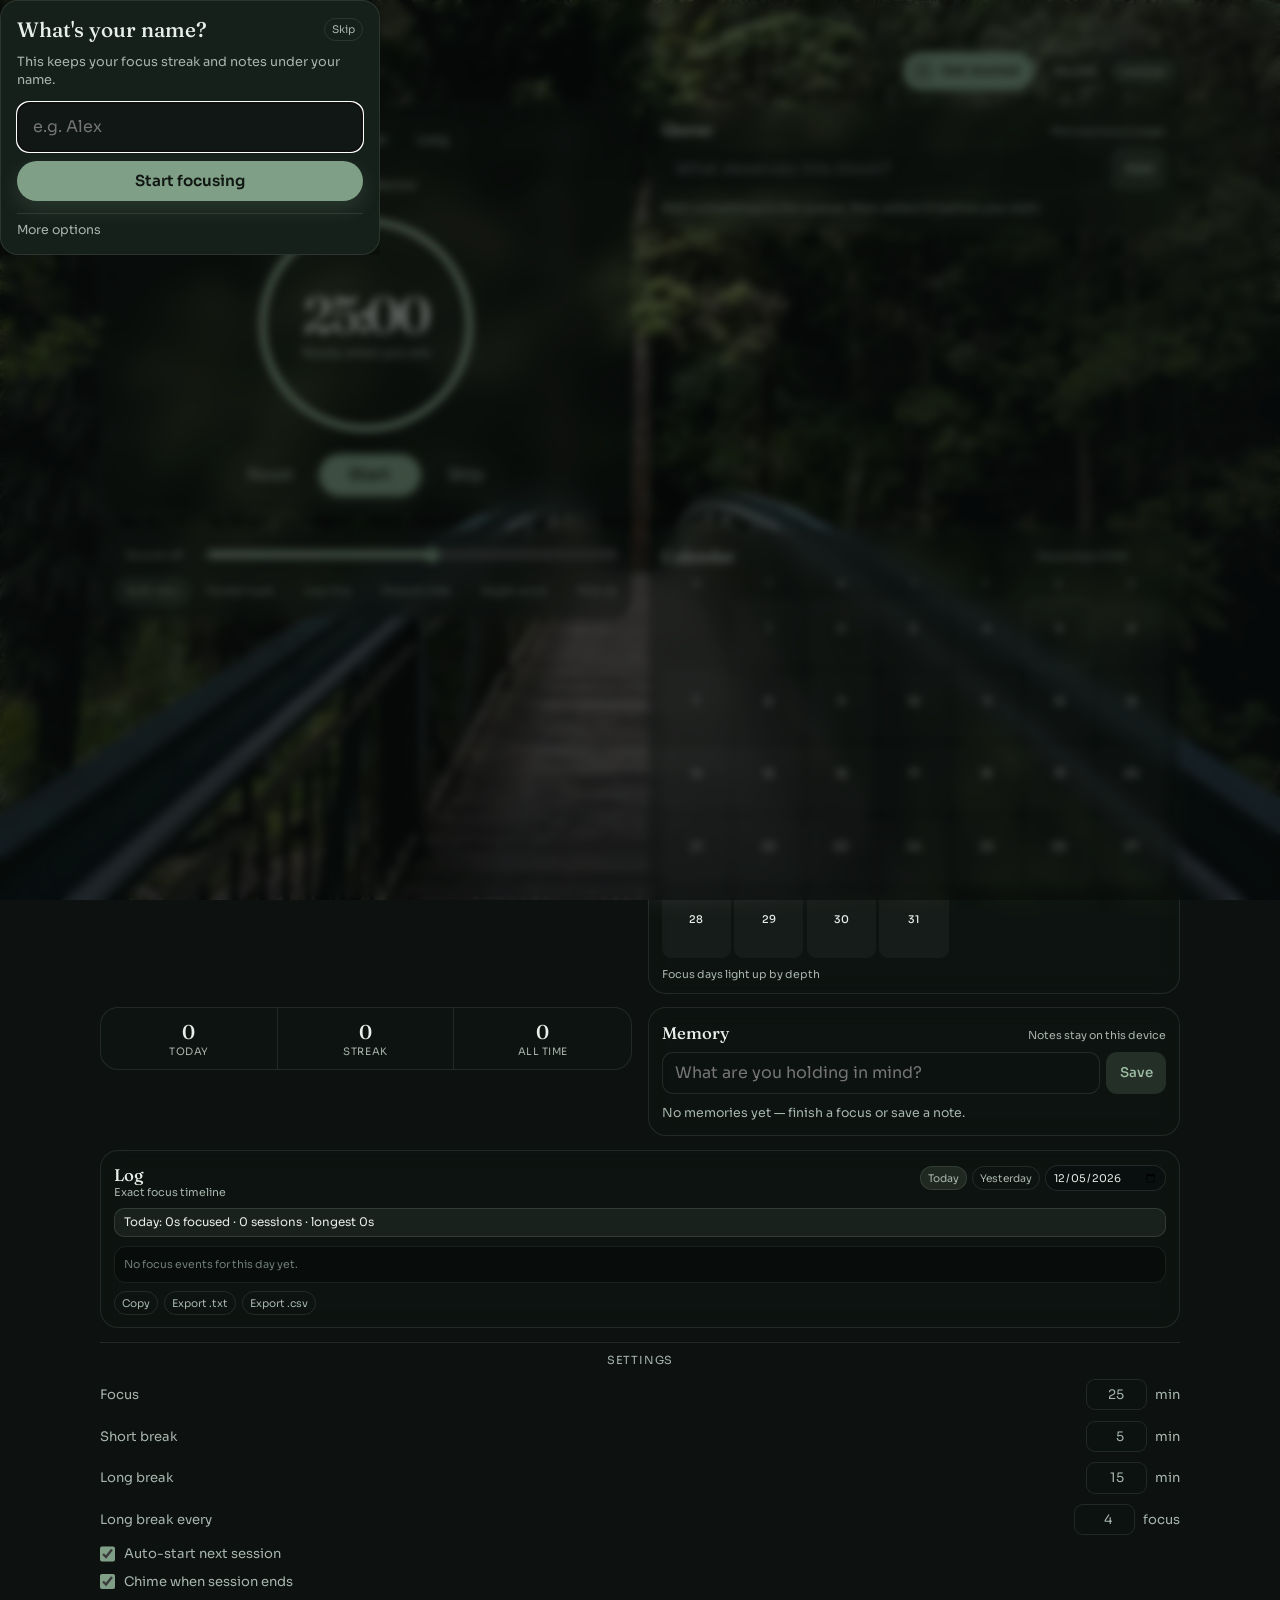
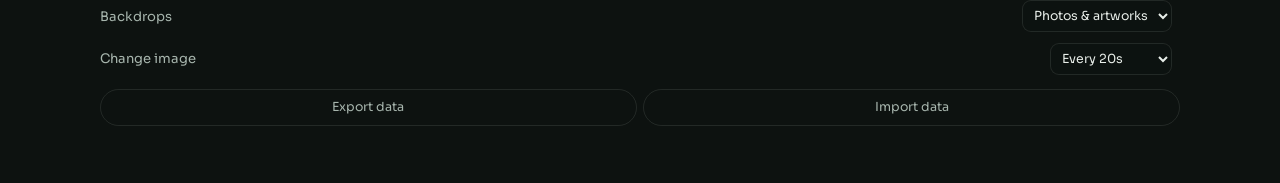
<file: index.html>
<!DOCTYPE html>
<html lang="en">
  <head>
    <meta charset="UTF-8" />
    <meta name="viewport" content="width=device-width, initial-scale=1.0, viewport-fit=cover" />
    <meta name="theme-color" content="#101612" />
    <meta name="description" content="Still — a calm pomodoro with ambient sound, tasks, memory, and a focus calendar." />
    <meta name="apple-mobile-web-app-capable" content="yes" />
    <meta name="apple-mobile-web-app-status-bar-style" content="black-translucent" />
    <meta name="apple-mobile-web-app-title" content="Still" />
    <title>Still — Pomodoro</title>
    <link rel="manifest" href="manifest.webmanifest" />
    <link rel="apple-touch-icon" href="icons/apple-touch-icon.png" />
    <link rel="icon" type="image/png" sizes="192x192" href="icons/icon-192.png" />
    <link rel="preconnect" href="https://fonts.googleapis.com" />
    <link rel="preconnect" href="https://fonts.gstatic.com" crossorigin />
    <link
      href="https://fonts.googleapis.com/css2?family=Fraunces:opsz,wght@9..144,500;9..144,600&family=Sora:wght@400;500;600&display=swap"
      rel="stylesheet"
    />
    <link rel="stylesheet" href="styles.css?v=18" />
  </head>
  <body>
    <div class="art" aria-hidden="true"></div>
    <div class="veil" aria-hidden="true"></div>

    <main class="stage">
      <header class="brand">
        <div class="brand-copy">
          <p class="brand-name">Still</p>
          <p class="brand-line">Focus in quiet cycles.</p>
          <button id="installBtn" class="install-btn" type="button" hidden>Install app</button>
        </div>
        <div class="brand-actions">
          <button id="accountBtn" class="account-btn is-guest" type="button">
            <span id="accountAvatar" class="account-avatar">+</span>
            <span id="accountLabel">Get started</span>
          </button>
          <div class="layout-switch" role="group" aria-label="Layout">
            <button type="button" class="layout-btn is-active" data-layout="mobile" aria-pressed="true">Mobile</button>
            <button type="button" class="layout-btn" data-layout="laptop" aria-pressed="false">Laptop</button>
          </div>
        </div>
      </header>

      <section class="timer-block" aria-live="polite">
        <div class="modes" role="tablist" aria-label="Session type">
          <button class="mode is-active" data-mode="focus" role="tab" aria-selected="true">Focus</button>
          <button class="mode" data-mode="short" role="tab" aria-selected="false">Short</button>
          <button class="mode" data-mode="long" role="tab" aria-selected="false">Long</button>
        </div>

        <p id="activeTaskLabel" class="active-task">No task selected</p>

        <div class="ring-wrap">
          <svg class="ring" viewBox="0 0 120 120" aria-hidden="true">
            <circle class="ring-track" cx="60" cy="60" r="54" />
            <circle class="ring-progress" cx="60" cy="60" r="54" />
          </svg>
          <div class="time-face">
            <p id="time" class="time">25:00</p>
            <p id="status" class="status">Ready when you are</p>
          </div>
        </div>

        <div class="controls">
          <button id="resetBtn" class="ghost" type="button">Reset</button>
          <button id="toggleBtn" class="primary" type="button">Start</button>
          <button id="skipBtn" class="ghost" type="button">Skip</button>
        </div>
      </section>

      <section class="ambient" aria-label="Ambient sound">
        <div class="ambient-head">
          <button id="noiseToggle" class="noise-toggle" type="button" aria-pressed="false">
            Sound off
          </button>
          <input
            id="noiseVolume"
            class="volume"
            type="range"
            min="0"
            max="100"
            value="55"
            aria-label="Ambient volume"
          />
        </div>
        <div id="noisePlaylist" class="playlist" role="listbox" aria-label="Ambient playlist"></div>
      </section>

      <section class="tasks" aria-label="Task queue">
        <div class="section-head">
          <h2>Queue</h2>
          <p>Pick one focus target</p>
        </div>
        <form id="taskForm" class="note-form">
          <input id="taskInput" type="text" maxlength="80" placeholder="What deserves this block?" autocomplete="off" />
          <button type="submit">Add</button>
        </form>
        <ul id="taskList" class="task-list"></ul>
      </section>

      <section class="stats" aria-label="Progress">
        <div>
          <p class="stat-value" id="todayCount">0</p>
          <p class="stat-label">Today</p>
        </div>
        <div>
          <p class="stat-value" id="streakCount">0</p>
          <p class="stat-label">Streak</p>
        </div>
        <div>
          <p class="stat-value" id="totalCount">0</p>
          <p class="stat-label">All time</p>
        </div>
      </section>

      <section class="calendar" aria-label="Focus calendar">
        <div class="section-head calendar-head">
          <h2>Calendar</h2>
          <div class="cal-nav">
            <button id="calPrev" class="ghost tiny" type="button" aria-label="Previous month">‹</button>
            <p id="calLabel" class="cal-label">Month</p>
            <button id="calNext" class="ghost tiny" type="button" aria-label="Next month">›</button>
          </div>
        </div>
        <div class="cal-weekdays" aria-hidden="true">
          <span>M</span><span>T</span><span>W</span><span>T</span><span>F</span><span>S</span><span>S</span>
        </div>
        <div id="calGrid" class="cal-grid"></div>
        <p id="calLegend" class="cal-legend">Focus days light up by depth</p>
      </section>

      <section class="memory">
        <div class="section-head">
          <h2>Memory</h2>
          <p>Notes stay on this device</p>
        </div>
        <form id="noteForm" class="note-form">
          <input
            id="noteInput"
            type="text"
            maxlength="140"
            placeholder="What are you holding in mind?"
            autocomplete="off"
          />
          <button type="submit">Save</button>
        </form>
        <ul id="memoryList" class="memory-list"></ul>
      </section>

      <section class="focus-log" aria-label="Focus log">
        <div class="section-head log-head">
          <div>
            <h2>Log</h2>
            <p>Exact focus timeline</p>
          </div>
          <div class="log-day-switch" role="group" aria-label="Log day">
            <button type="button" class="ghost tiny log-day-btn is-active" data-log-day="today">Today</button>
            <button type="button" class="ghost tiny log-day-btn" data-log-day="yesterday">Yesterday</button>
            <label class="log-date-pick">
              <span class="sr-only">Pick a date</span>
              <input id="logDateInput" type="date" />
            </label>
          </div>
        </div>
        <p id="logDailyTotal" class="log-daily-total">Today: 0m focused · 0 sessions</p>
        <div id="logTerminal" class="log-terminal" role="log" aria-live="polite"></div>
        <div class="log-actions">
          <button id="logCopyBtn" class="ghost tiny" type="button">Copy</button>
          <button id="logExportTxtBtn" class="ghost tiny" type="button">Export .txt</button>
          <button id="logExportCsvBtn" class="ghost tiny" type="button">Export .csv</button>
        </div>
        <p id="logStatus" class="log-status" hidden></p>
      </section>

      <section class="panel">
        <button id="settingsToggle" class="panel-toggle" type="button" aria-expanded="false">
          Settings
        </button>
        <div id="settingsPanel" class="settings" hidden>
          <label>
            Focus
            <input id="focusMins" type="number" min="1" max="90" />
            <span>min</span>
          </label>
          <label>
            Short break
            <input id="shortMins" type="number" min="1" max="30" />
            <span>min</span>
          </label>
          <label>
            Long break
            <input id="longMins" type="number" min="1" max="60" />
            <span>min</span>
          </label>
          <label>
            Long break every
            <input id="longEvery" type="number" min="2" max="12" />
            <span>focus</span>
          </label>
          <label class="check">
            <input id="autoStart" type="checkbox" />
            Auto-start next session
          </label>
          <label class="check">
            <input id="soundOn" type="checkbox" />
            Chime when session ends
          </label>

          <label>
            Backdrops
            <select id="backdropMode">
              <option value="both">Photos & artworks</option>
              <option value="photos">Photos only</option>
              <option value="artworks">Artworks only</option>
            </select>
          </label>
          <label>
            Change image
            <select id="backdropInterval">
              <option value="off">Off</option>
              <option value="20s">Every 20s</option>
              <option value="45s">Every 45s</option>
              <option value="2m">Every 2 min</option>
              <option value="session">Every session</option>
            </select>
          </label>

          <div class="data-row">
            <button id="exportBtn" class="ghost wide" type="button">Export data</button>
            <button id="importBtn" class="ghost wide" type="button">Import data</button>
            <input id="importFile" type="file" accept="application/json,.json" hidden />
          </div>
          <p id="dataStatus" class="data-status"></p>
        </div>
      </section>
    </main>

    <dialog id="accountDialog" class="account-dialog">
      <div class="account-sheet">
        <div class="account-sheet-head">
          <h2 id="accountTitle">What's your name?</h2>
          <button id="accountClose" class="ghost tiny" type="button" aria-label="Close">Skip</button>
        </div>
        <p id="accountHint" class="account-hint">This keeps your focus streak and notes under your name.</p>

        <form id="accountCreateForm" class="account-create">
          <input id="accountNameInput" type="text" maxlength="24" placeholder="e.g. Alex" autocomplete="nickname" required />
          <button id="accountSubmit" class="primary account-submit" type="submit">Start focusing</button>
        </form>

        <div id="accountListWrap" class="account-list-wrap" hidden>
          <p class="account-sub">Or switch to someone else</p>
          <ul id="accountList" class="account-list"></ul>
        </div>

        <details id="accountMore" class="account-more">
          <summary>More options</summary>
          <div class="account-tools">
            <button id="accountSyncExport" class="ghost wide" type="button">Copy sync code</button>
            <button id="accountSyncImport" class="ghost wide" type="button">Paste sync code</button>
            <button id="accountSignOut" class="ghost wide" type="button">Continue as guest</button>
          </div>
        </details>
        <p id="accountStatus" class="account-status" hidden></p>
      </div>
    </dialog>

    <dialog id="reflectDialog" class="reflect">
      <form method="dialog" id="reflectForm">
        <h2>Focus complete</h2>
        <p>Leave a short memory for this session, or skip.</p>
        <input id="reflectInput" type="text" maxlength="140" placeholder="What clicked?" />
        <div class="reflect-actions">
          <button value="skip" class="ghost" type="submit">Skip</button>
          <button value="save" class="primary" type="submit">Keep</button>
        </div>
      </form>
    </dialog>

    <script src="auth.js?v=18"></script>
    <script src="art.js?v=18"></script>
    <script src="audio.js?v=18"></script>
    <script src="app.js?v=18"></script>
  </body>
</html>
</file>
<file: styles.css>
:root {
  --bg-deep: #0d1210;
  --ink: #e8eee9;
  --ink-soft: #a7b5ad;
  --moss: #7f9f86;
  --moss-bright: #9fbfa5;
  --line: rgba(232, 238, 233, 0.1);
  --panel: rgba(16, 22, 18, 0.5);
  --panel-solid: rgba(16, 22, 18, 0.42);
  --font-display: "Fraunces", Georgia, serif;
  --font-ui: "Sora", sans-serif;
  --ease: cubic-bezier(0.22, 1, 0.36, 1);
  --radius: 14px;
  --radius-lg: 18px;
}

* {
  box-sizing: border-box;
  margin: 0;
  padding: 0;
}

html,
body {
  min-height: 100%;
}

body {
  font-family: var(--font-ui);
  color: var(--ink);
  background: var(--bg-deep);
  overflow-x: hidden;
  -webkit-font-smoothing: antialiased;
}

button,
input {
  font: inherit;
  color: inherit;
}

button {
  cursor: pointer;
  border: none;
  background: none;
}

.art {
  position: fixed;
  inset: 0;
  z-index: 0;
  overflow: hidden;
  background: #0a100e;
  pointer-events: none;
}

.art-still {
  position: absolute;
  inset: 0;
  width: 100%;
  height: 100%;
  object-fit: cover;
  object-position: center 42%;
  filter: saturate(0.92) contrast(1.05) brightness(0.9);
  opacity: 0;
  transition: opacity 1.6s ease;
  will-change: opacity;
}

.art-still.is-active {
  opacity: 1;
}

.art-caption {
  position: fixed;
  right: 0.75rem;
  bottom: 0.65rem;
  z-index: 2;
  max-width: min(70vw, 22rem);
  margin: 0;
  padding: 0.2rem 0.45rem;
  border-radius: 8px;
  color: rgba(232, 238, 233, 0.55);
  background: rgba(8, 12, 16, 0.28);
  font-size: 0.62rem;
  line-height: 1.3;
  letter-spacing: 0.01em;
  pointer-events: none;
  text-align: right;
}

@media (prefers-reduced-motion: reduce) {
  .art-still {
    transition: none;
  }
}

.veil {
  position: fixed;
  inset: 0;
  z-index: 1;
  pointer-events: none;
  background:
    radial-gradient(ellipse 70% 48% at 50% 18%, rgba(8, 12, 16, 0.08), transparent 58%),
    linear-gradient(180deg, rgba(8, 12, 16, 0.18), rgba(8, 12, 16, 0.34) 48%, rgba(8, 12, 16, 0.62));
}

.stage {
  position: relative;
  z-index: 3;
  width: min(420px, calc(100% - 1.5rem));
  margin: 0 auto;
  min-height: 100dvh;
  padding: 1.5rem 0 1.75rem;
  display: flex;
  flex-direction: column;
  justify-content: center;
  gap: 0.95rem;
}

.brand {
  text-align: center;
  animation: rise 0.8s var(--ease) both;
  display: grid;
  gap: 0.55rem;
  justify-items: center;
}

.brand-copy {
  display: grid;
  justify-items: center;
}

.brand-actions {
  display: flex;
  flex-wrap: wrap;
  gap: 0.45rem;
  align-items: center;
  justify-content: center;
}

.account-btn {
  display: inline-flex;
  align-items: center;
  gap: 0.45rem;
  padding: 0.35rem 0.85rem 0.35rem 0.35rem;
  border-radius: 999px;
  border: 1px solid transparent;
  background: var(--moss);
  color: #101612;
  font-size: 0.8rem;
  font-weight: 600;
  box-shadow: 0 8px 18px rgba(127, 159, 134, 0.22);
}

.account-btn.is-guest .account-avatar {
  background: rgba(16, 22, 18, 0.18);
  color: #101612;
}

.account-btn:not(.is-guest) {
  background: rgba(16, 22, 18, 0.45);
  border-color: var(--line);
  color: var(--ink);
  font-weight: 500;
  box-shadow: none;
  backdrop-filter: blur(10px);
}

.account-avatar {
  width: 1.55rem;
  height: 1.55rem;
  border-radius: 999px;
  display: grid;
  place-items: center;
  background: rgba(127, 159, 134, 0.28);
  color: var(--moss-bright);
  font-size: 0.72rem;
  font-weight: 600;
}

.account-dialog {
  border: none;
  padding: 0;
  background: transparent;
  max-width: min(380px, calc(100vw - 1.5rem));
}

.account-dialog::backdrop {
  background: rgba(8, 12, 10, 0.55);
  backdrop-filter: blur(4px);
}

.account-sheet {
  border: 1px solid var(--line);
  border-radius: 18px;
  background: #16201b;
  color: var(--ink);
  padding: 1rem;
  display: grid;
  gap: 0.75rem;
  box-shadow: 0 24px 60px rgba(0, 0, 0, 0.45);
}

.account-sheet-head {
  display: flex;
  align-items: center;
  justify-content: space-between;
  gap: 0.75rem;
}

.account-sheet-head h2 {
  font-family: var(--font-display);
  font-size: 1.3rem;
  font-weight: 500;
}

.account-hint,
.account-sub,
.account-status {
  color: var(--ink-soft);
  font-size: 0.8rem;
  line-height: 1.4;
}

.account-status {
  color: var(--moss-bright);
  min-height: 1rem;
}

.account-create {
  display: grid;
  gap: 0.55rem;
}

.account-create input {
  width: 100%;
  padding: 0.85rem 0.95rem;
  border-radius: 12px;
  border: 1px solid var(--line);
  background: rgba(13, 18, 16, 0.55);
  font-size: 1rem;
}

.account-submit {
  width: 100%;
  min-width: 0;
  padding: 0.9rem 1rem;
  font-size: 0.95rem;
}

.account-more {
  border-top: 1px solid var(--line);
  padding-top: 0.55rem;
}

.account-more summary {
  cursor: pointer;
  color: var(--ink-soft);
  font-size: 0.78rem;
  list-style: none;
}

.account-more summary::-webkit-details-marker {
  display: none;
}

.account-more[open] summary {
  margin-bottom: 0.55rem;
  color: var(--ink);
}

.account-more .account-tools {
  margin-top: 0.15rem;
}

.account-list {
  list-style: none;
  display: grid;
  gap: 0.4rem;
  max-height: 180px;
  overflow: auto;
}

.account-item {
  display: grid;
  grid-template-columns: auto 1fr auto;
  gap: 0.55rem;
  align-items: center;
  padding: 0.55rem 0.65rem;
  border-radius: 12px;
  border: 1px solid var(--line);
  background: rgba(13, 18, 16, 0.35);
}

.account-item.is-active {
  border-color: rgba(159, 191, 165, 0.4);
  background: rgba(127, 159, 134, 0.12);
}

.account-item .who {
  text-align: left;
}

.account-item .who strong {
  display: block;
  font-size: 0.88rem;
}

.account-item .who span {
  color: var(--ink-soft);
  font-size: 0.68rem;
}

.account-tools {
  display: grid;
  gap: 0.4rem;
}

.brand-name {
  font-family: var(--font-display);
  font-size: clamp(2.2rem, 7vw, 2.85rem);
  font-weight: 600;
  letter-spacing: -0.03em;
  line-height: 1;
}

.brand-line {
  margin-top: 0.25rem;
  color: var(--ink-soft);
  font-size: 0.82rem;
}

.layout-switch {
  display: inline-flex;
  gap: 0.2rem;
  padding: 0.2rem;
  border-radius: 999px;
  border: 1px solid var(--line);
  background: rgba(16, 22, 18, 0.4);
  backdrop-filter: blur(10px);
}

.layout-btn {
  padding: 0.35rem 0.7rem;
  border-radius: 999px;
  color: var(--ink-soft);
  font-size: 0.72rem;
  font-weight: 500;
  transition: background 0.25s var(--ease), color 0.25s var(--ease);
}

.layout-btn:hover {
  color: var(--ink);
}

.layout-btn.is-active {
  background: rgba(127, 159, 134, 0.22);
  color: var(--moss-bright);
}

.install-btn {
  margin-top: 0.55rem;
  padding: 0.4rem 0.8rem;
  border-radius: 999px;
  border: 1px solid var(--line);
  color: var(--moss-bright);
  font-size: 0.72rem;
  background: rgba(127, 159, 134, 0.1);
}

.install-btn:hover {
  background: rgba(127, 159, 134, 0.18);
}

.timer-block,
.ambient,
.tasks,
.stats,
.calendar,
.memory,
.focus-log,
.panel {
  animation: rise 0.85s var(--ease) both;
}

.active-task {
  max-width: 100%;
  padding: 0.28rem 0.7rem;
  border-radius: 999px;
  color: var(--moss-bright);
  background: rgba(127, 159, 134, 0.12);
  font-size: 0.75rem;
  white-space: nowrap;
  overflow: hidden;
  text-overflow: ellipsis;
}

.active-task.is-empty {
  color: var(--ink-soft);
  background: transparent;
  border: 1px dashed var(--line);
}

.timer-block {
  display: flex;
  flex-direction: column;
  align-items: center;
  gap: 0.85rem;
  animation-delay: 0.04s;
}

.modes {
  display: flex;
  gap: 0.2rem;
  padding: 0.2rem;
  border: 1px solid var(--line);
  border-radius: 999px;
  background: var(--panel);
  backdrop-filter: blur(10px);
}

.mode {
  padding: 0.42rem 0.85rem;
  border-radius: 999px;
  color: var(--ink-soft);
  font-size: 0.78rem;
  font-weight: 500;
  transition: background 0.3s var(--ease), color 0.3s var(--ease);
}

.mode:hover {
  color: var(--ink);
}

.mode.is-active {
  background: rgba(127, 159, 134, 0.22);
  color: var(--moss-bright);
}

.ring-wrap {
  position: relative;
  width: min(220px, 58vw);
  aspect-ratio: 1;
  display: grid;
  place-items: center;
}

.ring {
  position: absolute;
  inset: 0;
  width: 100%;
  height: 100%;
  transform: rotate(-90deg);
}

.ring-track,
.ring-progress {
  fill: none;
  stroke-width: 3;
}

.ring-track {
  stroke: rgba(232, 238, 233, 0.08);
}

.ring-progress {
  stroke: var(--moss-bright);
  stroke-linecap: round;
  stroke-dasharray: 339.292;
  stroke-dashoffset: 0;
  transition: stroke-dashoffset 0.35s linear;
  filter: drop-shadow(0 0 8px rgba(159, 191, 165, 0.18));
}

.time-face {
  text-align: center;
  z-index: 1;
}

.time {
  font-family: var(--font-display);
  font-size: clamp(2.8rem, 10vw, 3.5rem);
  font-weight: 500;
  letter-spacing: -0.04em;
  font-variant-numeric: tabular-nums;
  line-height: 1;
}

.status {
  margin-top: 0.35rem;
  color: var(--ink-soft);
  font-size: 0.8rem;
}

.controls {
  display: flex;
  align-items: center;
  gap: 0.5rem;
}

.primary,
.ghost {
  min-width: 4.6rem;
  padding: 0.65rem 1rem;
  border-radius: 999px;
  transition: transform 0.25s var(--ease), background 0.25s var(--ease), border-color 0.25s var(--ease);
}

.primary {
  min-width: 6.4rem;
  background: var(--moss);
  color: #101612;
  font-weight: 600;
  box-shadow: 0 8px 20px rgba(127, 159, 134, 0.18);
}

.primary:hover {
  transform: translateY(-1px);
  background: var(--moss-bright);
}

.ghost {
  border: 1px solid var(--line);
  color: var(--ink-soft);
}

.ghost:hover {
  color: var(--ink);
  border-color: rgba(232, 238, 233, 0.24);
}

.ambient {
  animation-delay: 0.08s;
  padding: 0.7rem 0.8rem;
  border: 1px solid var(--line);
  border-radius: var(--radius-lg);
  background: var(--panel);
  backdrop-filter: blur(12px);
}

.ambient-head {
  display: flex;
  align-items: center;
  gap: 0.65rem;
  margin-bottom: 0.55rem;
}

.noise-toggle {
  flex: 0 0 auto;
  padding: 0.35rem 0.7rem;
  border-radius: 999px;
  border: 1px solid var(--line);
  color: var(--ink-soft);
  font-size: 0.72rem;
}

.noise-toggle[aria-pressed="true"] {
  color: #101612;
  background: var(--moss-bright);
  border-color: transparent;
}

.volume {
  width: 100%;
  accent-color: var(--moss);
  height: 1.1rem;
}

.playlist {
  display: flex;
  gap: 0.35rem;
  overflow-x: auto;
  padding-bottom: 0.05rem;
  scrollbar-width: thin;
}

.track {
  flex: 0 0 auto;
  padding: 0.4rem 0.7rem;
  border-radius: 999px;
  border: 1px solid var(--line);
  color: var(--ink-soft);
  font-size: 0.72rem;
  white-space: nowrap;
  transition: background 0.25s var(--ease), color 0.25s var(--ease);
}

.track.is-active {
  color: var(--moss-bright);
  background: rgba(127, 159, 134, 0.18);
  border-color: rgba(159, 191, 165, 0.3);
}

.stats {
  display: grid;
  grid-template-columns: repeat(3, 1fr);
  gap: 0;
  text-align: center;
  animation-delay: 0.1s;
  border: 1px solid var(--line);
  border-radius: var(--radius-lg);
  background: var(--panel-solid);
  overflow: hidden;
}

.stats > div {
  padding: 0.65rem 0.4rem;
  border-right: 1px solid var(--line);
}

.stats > div:last-child {
  border-right: none;
}

.stat-value {
  font-family: var(--font-display);
  font-size: 1.25rem;
  font-weight: 500;
}

.stat-label {
  margin-top: 0.1rem;
  color: var(--ink-soft);
  font-size: 0.64rem;
  letter-spacing: 0.05em;
  text-transform: uppercase;
}

.section-head {
  display: flex;
  align-items: baseline;
  justify-content: space-between;
  gap: 0.75rem;
  padding-top: 0.15rem;
}

.section-head h2 {
  font-family: var(--font-display);
  font-size: 1.05rem;
  font-weight: 500;
}

.section-head p {
  color: var(--ink-soft);
  font-size: 0.68rem;
}

.tasks,
.calendar,
.memory,
.focus-log {
  display: grid;
  gap: 0.55rem;
  padding: 0.75rem 0.8rem;
  border: 1px solid var(--line);
  border-radius: var(--radius-lg);
  background: var(--panel-solid);
  backdrop-filter: blur(10px);
}

.sr-only {
  position: absolute;
  width: 1px;
  height: 1px;
  padding: 0;
  margin: -1px;
  overflow: hidden;
  clip: rect(0, 0, 0, 0);
  white-space: nowrap;
  border: 0;
}

.focus-log {
  animation-delay: 0.14s;
}

.log-head {
  align-items: flex-start;
  gap: 0.55rem;
}

.log-day-switch {
  display: flex;
  flex-wrap: wrap;
  gap: 0.3rem;
  align-items: center;
}

.log-day-btn.is-active {
  color: var(--moss-bright);
  border-color: rgba(159, 191, 165, 0.4);
  background: rgba(127, 159, 134, 0.16);
}

.log-date-pick input {
  min-width: 0;
  max-width: 9.5rem;
  padding: 0.28rem 0.45rem;
  border-radius: 999px;
  border: 1px solid var(--line);
  background: rgba(8, 12, 16, 0.35);
  color: var(--ink);
  font-size: 0.66rem;
}

.log-daily-total {
  color: var(--ink);
  font-size: 0.74rem;
  line-height: 1.35;
  padding: 0.35rem 0.55rem;
  border-radius: 10px;
  background: rgba(127, 159, 134, 0.1);
  border: 1px solid rgba(159, 191, 165, 0.18);
}

.log-terminal {
  list-style: none;
  max-height: 220px;
  overflow: auto;
  padding: 0.55rem 0.6rem;
  border-radius: 12px;
  border: 1px solid rgba(232, 238, 233, 0.08);
  background: rgba(6, 10, 8, 0.55);
  font-family: ui-monospace, "SF Mono", Menlo, Consolas, monospace;
  font-size: 0.68rem;
  line-height: 1.55;
  color: rgba(232, 238, 233, 0.88);
  white-space: pre-wrap;
  word-break: break-word;
}

.log-line {
  opacity: 1;
}

.log-line.is-new {
  animation: log-fade 0.35s ease both;
}

.log-line.is-complete {
  color: #9fbfa5;
}

.log-line.is-pause {
  color: #d4b483;
}

.log-line.is-skip,
.log-line.is-reset,
.log-line.is-interrupted {
  color: rgba(167, 181, 173, 0.72);
}

.log-line.is-summary {
  color: rgba(232, 238, 233, 0.55);
  margin: 0.15rem 0 0.45rem;
}

.log-line.is-empty {
  color: rgba(167, 181, 173, 0.65);
  font-family: var(--font-ui);
}

.log-actions {
  display: flex;
  flex-wrap: wrap;
  gap: 0.35rem;
}

.log-status {
  color: var(--moss-bright);
  font-size: 0.68rem;
}

@keyframes log-fade {
  from { opacity: 0; }
  to { opacity: 1; }
}

@media (prefers-reduced-motion: reduce) {
  .log-line.is-new {
    animation: none;
  }
}

.tasks {
  animation-delay: 0.09s;
}

.task-list,
.memory-list {
  list-style: none;
  display: grid;
  gap: 0.4rem;
  max-height: 160px;
  overflow: auto;
}

.empty-hint {
  color: var(--ink-soft);
  font-size: 0.78rem;
  padding: 0.1rem 0;
}

.task-item {
  display: grid;
  grid-template-columns: 1fr auto;
  gap: 0.4rem;
  align-items: center;
  padding: 0.55rem 0.65rem;
  border-radius: 12px;
  border: 1px solid transparent;
  background: rgba(232, 238, 233, 0.03);
}

.task-item.is-active {
  border-color: rgba(159, 191, 165, 0.35);
  background: rgba(127, 159, 134, 0.12);
}

.task-item.is-done .task-select {
  text-decoration: line-through;
  color: var(--ink-soft);
}

.task-select {
  text-align: left;
  font-size: 0.84rem;
  line-height: 1.3;
}

.task-actions {
  display: flex;
  gap: 0.25rem;
}

.tiny-action,
.ghost.tiny {
  padding: 0.28rem 0.45rem;
  border-radius: 999px;
  border: 1px solid var(--line);
  color: var(--ink-soft);
  font-size: 0.66rem;
  min-width: 0;
}

.tiny-action.danger:hover {
  color: #efb4b0;
  border-color: rgba(239, 180, 176, 0.35);
}

.calendar {
  animation-delay: 0.12s;
}

.calendar-head {
  align-items: center;
}

.cal-nav {
  display: flex;
  align-items: center;
  gap: 0.25rem;
}

.cal-label {
  min-width: 7.5rem;
  text-align: center;
  color: var(--ink-soft);
  font-size: 0.74rem;
}

.cal-weekdays {
  display: grid;
  grid-template-columns: repeat(7, 1fr);
  gap: 0.22rem;
  color: var(--ink-soft);
  font-size: 0.62rem;
  text-align: center;
  letter-spacing: 0.04em;
}

.cal-grid {
  display: grid;
  grid-template-columns: repeat(7, 1fr);
  gap: 0.22rem;
}

.cal-cell {
  aspect-ratio: 1;
  border-radius: 8px;
  border: 1px solid transparent;
  background: rgba(232, 238, 233, 0.035);
  color: var(--ink-soft);
  display: grid;
  place-content: center;
  gap: 0;
  font-size: 0.66rem;
  min-width: 0;
  padding: 0.1rem;
}

.cal-cell.is-blank {
  background: transparent;
  pointer-events: none;
}

.cal-cell.is-today {
  border-color: rgba(159, 191, 165, 0.4);
}

.cal-cell .day {
  font-weight: 500;
  color: var(--ink);
}

.cal-cell .count {
  font-size: 0.52rem;
  color: var(--moss-bright);
  min-height: 0.55rem;
  line-height: 1;
}

.cal-cell.lvl-1 { background: rgba(127, 159, 134, 0.16); }
.cal-cell.lvl-2 { background: rgba(127, 159, 134, 0.28); }
.cal-cell.lvl-3 { background: rgba(127, 159, 134, 0.42); color: #101612; }
.cal-cell.lvl-4 { background: rgba(159, 191, 165, 0.7); color: #101612; }
.cal-cell.lvl-3 .day,
.cal-cell.lvl-4 .day,
.cal-cell.lvl-3 .count,
.cal-cell.lvl-4 .count { color: #101612; }

.cal-legend {
  color: var(--ink-soft);
  font-size: 0.68rem;
}

.memory {
  animation-delay: 0.14s;
}

.note-form {
  display: grid;
  grid-template-columns: 1fr auto;
  gap: 0.4rem;
}

.note-form input,
.reflect input {
  width: 100%;
  padding: 0.6rem 0.75rem;
  border-radius: 11px;
  border: 1px solid var(--line);
  background: rgba(13, 18, 16, 0.5);
}

.note-form input:focus,
.reflect input:focus,
.settings input[type="number"]:focus {
  outline: 1px solid rgba(159, 191, 165, 0.4);
}

.note-form button {
  padding: 0.6rem 0.85rem;
  border-radius: 11px;
  background: rgba(127, 159, 134, 0.2);
  color: var(--moss-bright);
  font-weight: 500;
  font-size: 0.84rem;
}

.memory-list:empty::after {
  content: "No memories yet — finish a focus or save a note.";
  display: block;
  color: var(--ink-soft);
  font-size: 0.78rem;
  padding: 0.15rem 0;
}

.memory-item {
  padding: 0.55rem 0.7rem;
  border-radius: 12px;
  border: 1px solid transparent;
  background: rgba(232, 238, 233, 0.03);
}

.memory-item .meta {
  color: var(--ink-soft);
  font-size: 0.64rem;
  margin-bottom: 0.18rem;
  letter-spacing: 0.02em;
}

.memory-item .text {
  font-size: 0.84rem;
  line-height: 1.35;
}

.panel {
  animation-delay: 0.16s;
}

.panel-toggle {
  width: 100%;
  padding: 0.65rem 0 0.2rem;
  color: var(--ink-soft);
  border-top: 1px solid var(--line);
  font-size: 0.7rem;
  letter-spacing: 0.07em;
  text-transform: uppercase;
}

.panel-toggle:hover {
  color: var(--ink);
}

.settings {
  display: grid;
  gap: 0.65rem;
  padding: 0.55rem 0 0.15rem;
}

.settings label {
  display: grid;
  grid-template-columns: 1fr auto auto;
  align-items: center;
  gap: 0.5rem;
  color: var(--ink-soft);
  font-size: 0.82rem;
}

.settings select {
  width: auto;
  max-width: 11.5rem;
  padding: 0.38rem 0.45rem;
  border-radius: 9px;
  border: 1px solid var(--line);
  background: rgba(13, 18, 16, 0.5);
  color: var(--ink);
  font: inherit;
  font-size: 0.78rem;
}

.settings input[type="number"] {
  width: 3.8rem;
  padding: 0.38rem 0.45rem;
  border-radius: 9px;
  border: 1px solid var(--line);
  background: rgba(13, 18, 16, 0.5);
  text-align: right;
}

.settings .check {
  display: flex;
  align-items: center;
  gap: 0.55rem;
  grid-template-columns: none;
}

.settings .check input {
  width: 0.95rem;
  height: 0.95rem;
  accent-color: var(--moss);
}

.data-row {
  display: grid;
  grid-template-columns: 1fr 1fr;
  gap: 0.4rem;
  margin-top: 0.2rem;
}

.ghost.wide {
  width: 100%;
  min-width: 0;
  text-align: center;
  padding: 0.6rem 0.8rem;
  font-size: 0.78rem;
}

.data-status {
  min-height: 1rem;
  color: var(--moss-bright);
  font-size: 0.72rem;
}

.reflect {
  border: 1px solid var(--line);
  border-radius: var(--radius-lg);
  padding: 0;
  background: #16201b;
  color: var(--ink);
  width: min(340px, calc(100% - 2rem));
  box-shadow: 0 24px 60px rgba(0, 0, 0, 0.4);
}

.reflect::backdrop {
  background: rgba(8, 12, 10, 0.55);
  backdrop-filter: blur(4px);
}

.reflect form {
  display: grid;
  gap: 0.6rem;
  padding: 1.05rem;
}

.reflect h2 {
  font-family: var(--font-display);
  font-size: 1.25rem;
  font-weight: 500;
}

.reflect p {
  color: var(--ink-soft);
  font-size: 0.82rem;
}

.reflect-actions {
  display: flex;
  justify-content: flex-end;
  gap: 0.45rem;
  margin-top: 0.2rem;
}

body.is-running .ring-progress {
  animation: pulseSoft 2.4s ease-in-out infinite;
}

@keyframes rise {
  from {
    opacity: 0;
    transform: translateY(10px);
  }
  to {
    opacity: 1;
    transform: translateY(0);
  }
}

@keyframes pulseSoft {
  0%,
  100% {
    filter: drop-shadow(0 0 6px rgba(159, 191, 165, 0.16));
  }
  50% {
    filter: drop-shadow(0 0 12px rgba(159, 191, 165, 0.3));
  }
}

@media (max-width: 420px) {
  .stage {
    gap: 0.85rem;
    padding-top: 1.15rem;
  }

  .controls {
    width: 100%;
    justify-content: space-between;
  }

  .primary,
  .ghost {
    min-width: 0;
    flex: 1;
  }

  .section-head,
  .calendar-head {
    flex-direction: column;
    align-items: flex-start;
    gap: 0.35rem;
  }

  .cal-nav {
    width: 100%;
    justify-content: space-between;
  }
}

/* -------- Laptop layout (opt-in) -------- */
body.layout-laptop {
  overflow-x: hidden;
}

body.layout-laptop .veil {
  background:
    radial-gradient(ellipse 55% 45% at 30% 18%, rgba(10, 14, 16, 0.06), transparent 60%),
    linear-gradient(90deg, rgba(10, 14, 16, 0.52), rgba(10, 14, 16, 0.24) 45%, rgba(10, 14, 16, 0.58));
}

body.layout-laptop .stage {
  width: min(1080px, calc(100% - 2.5rem));
  min-height: 100dvh;
  margin: 0 auto;
  padding: 1.6rem 0 1.8rem;
  display: grid;
  grid-template-columns: minmax(300px, 1fr) minmax(300px, 1fr);
  grid-template-areas:
    "brand brand"
    "focus tasks"
    "ambient calendar"
    "stats memory"
    "log log"
    "panel panel";
  column-gap: 1rem;
  row-gap: 0.85rem;
  align-items: start;
  justify-content: center;
}

body.layout-laptop .brand {
  grid-area: brand;
  width: 100%;
  display: flex;
  align-items: flex-end;
  justify-content: space-between;
  gap: 1rem;
  text-align: left;
  justify-items: stretch;
}

body.layout-laptop .brand-copy {
  justify-items: start;
}

body.layout-laptop .brand-actions {
  justify-content: flex-end;
}

body.layout-laptop .brand-name {
  font-size: clamp(2.4rem, 3.4vw, 3rem);
}

body.layout-laptop .timer-block {
  grid-area: focus;
  padding: 1rem 1rem 1.1rem;
  border: 1px solid var(--line);
  border-radius: 20px;
  background: var(--panel-solid);
  backdrop-filter: blur(14px);
  gap: 0.8rem;
  min-height: 100%;
}

body.layout-laptop .ring-wrap {
  width: min(230px, 100%);
}

body.layout-laptop .time {
  font-size: clamp(3rem, 4vw, 3.7rem);
}

body.layout-laptop .ambient { grid-area: ambient; }
body.layout-laptop .stats { grid-area: stats; }
body.layout-laptop .tasks { grid-area: tasks; }
body.layout-laptop .calendar { grid-area: calendar; }
body.layout-laptop .memory { grid-area: memory; }
body.layout-laptop .focus-log { grid-area: log; }
body.layout-laptop .panel { grid-area: panel; }

body.layout-laptop .log-terminal {
  max-height: 260px;
}

body.layout-laptop .stats {
  background: var(--panel-solid);
}

body.layout-laptop .task-list,
body.layout-laptop .memory-list {
  max-height: 150px;
}

body.layout-laptop .cal-cell {
  border-radius: 9px;
}

@media (max-width: 980px) {
  body.layout-laptop {
    overflow-x: auto;
  }

  body.layout-laptop .stage {
    width: 980px;
    min-width: 980px;
    padding-left: 1rem;
    padding-right: 1rem;
  }
}
</file>
